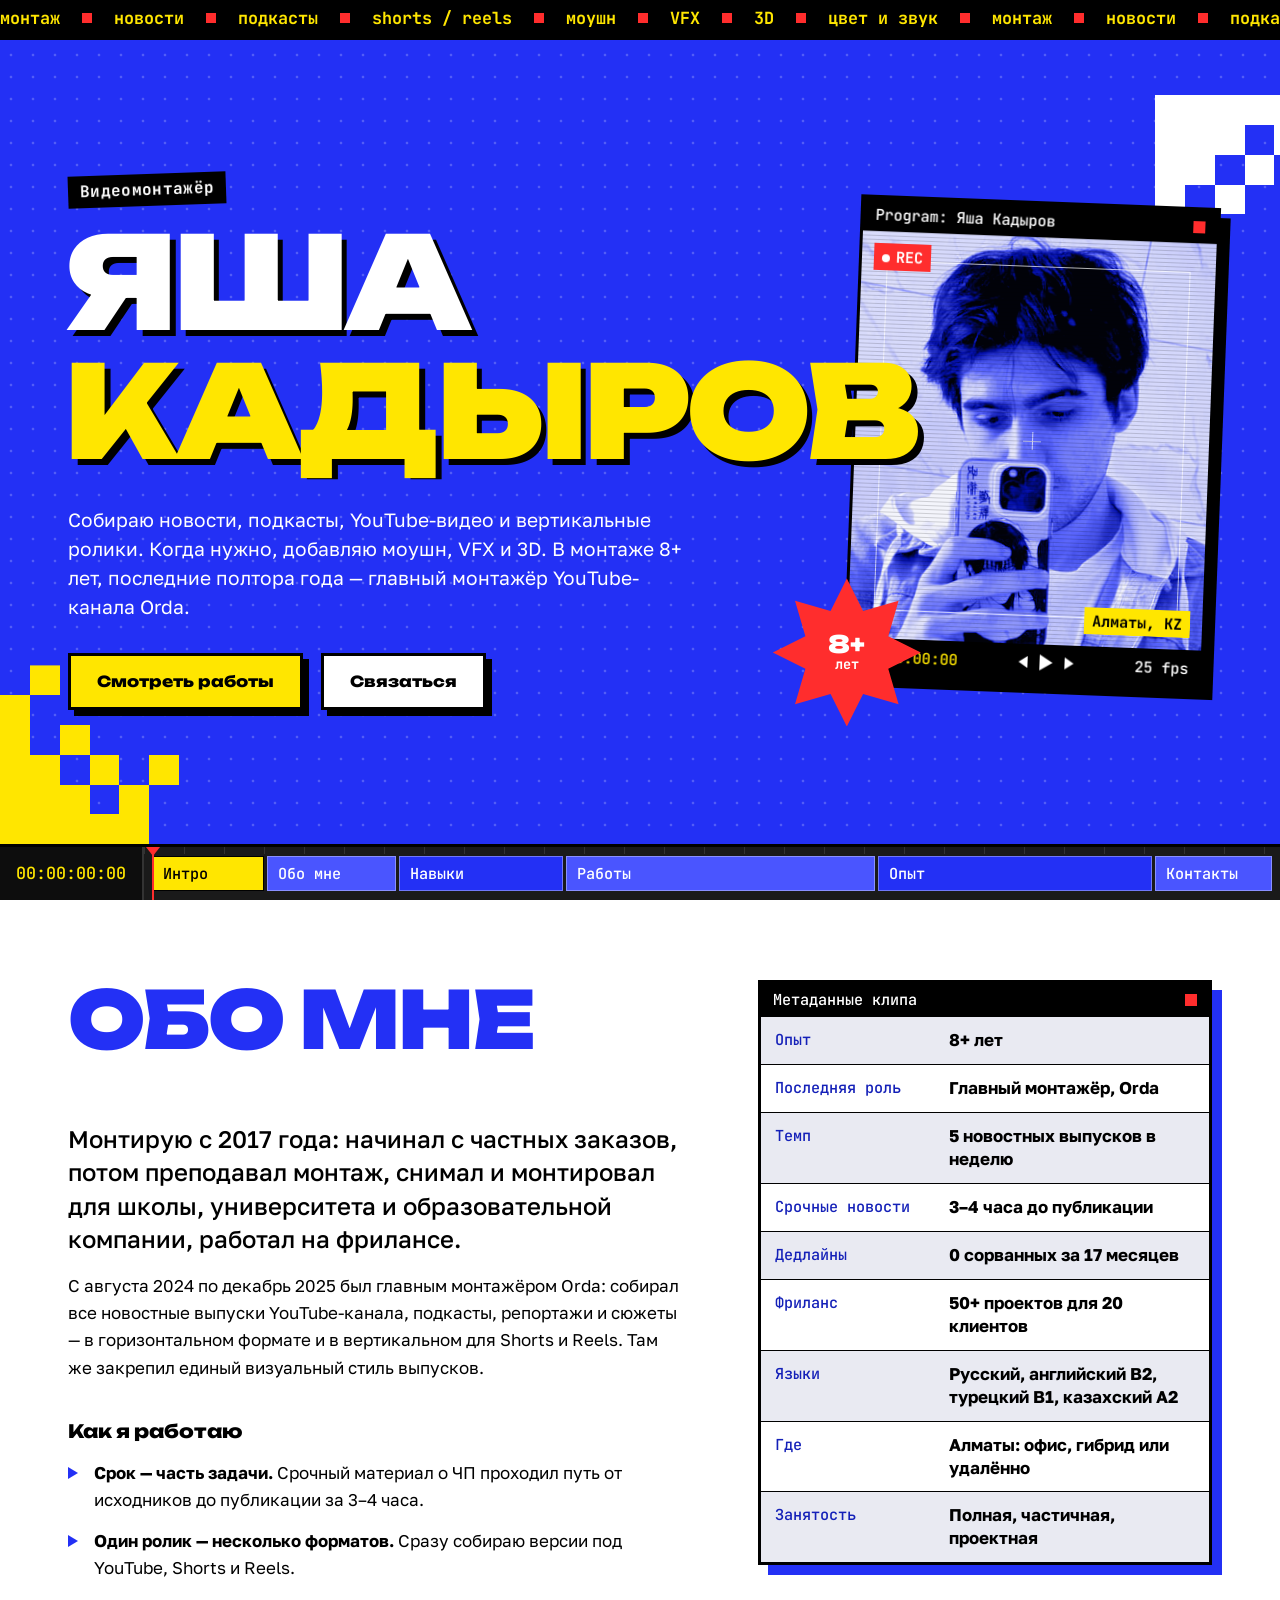
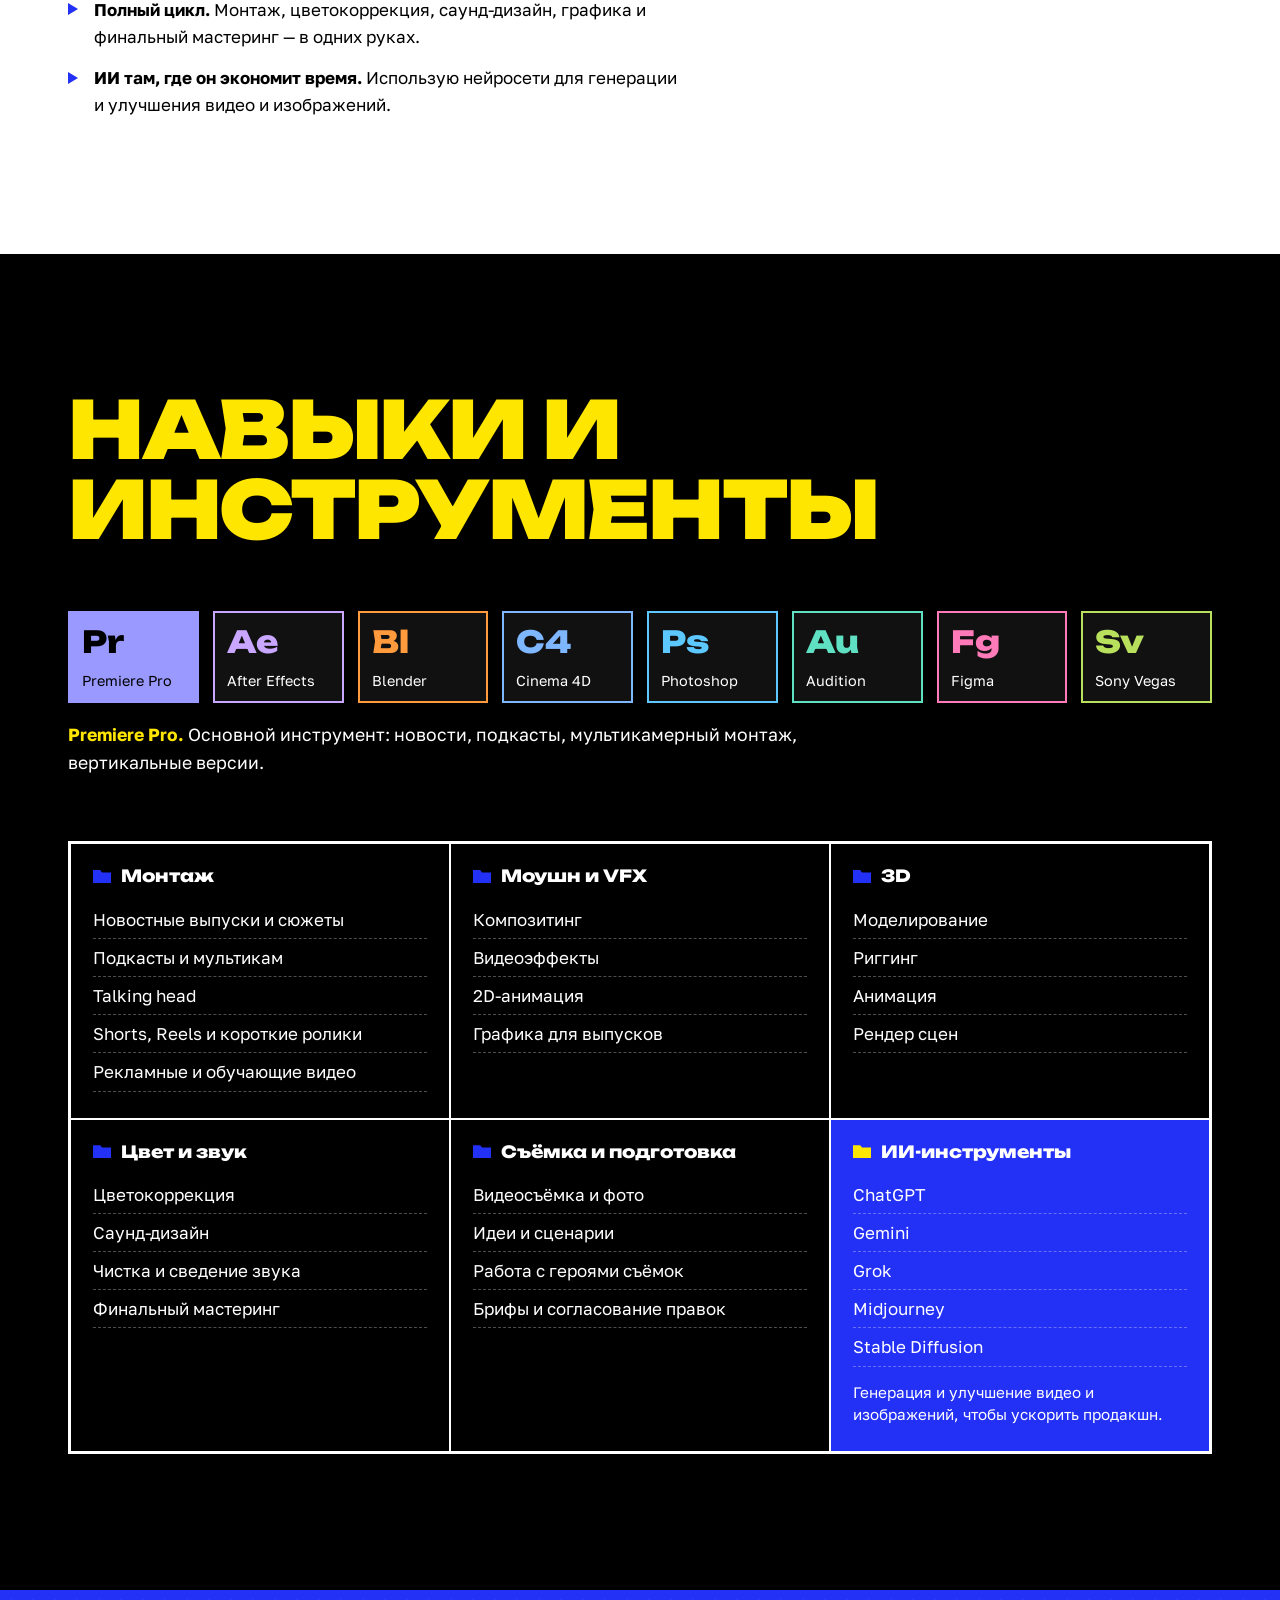
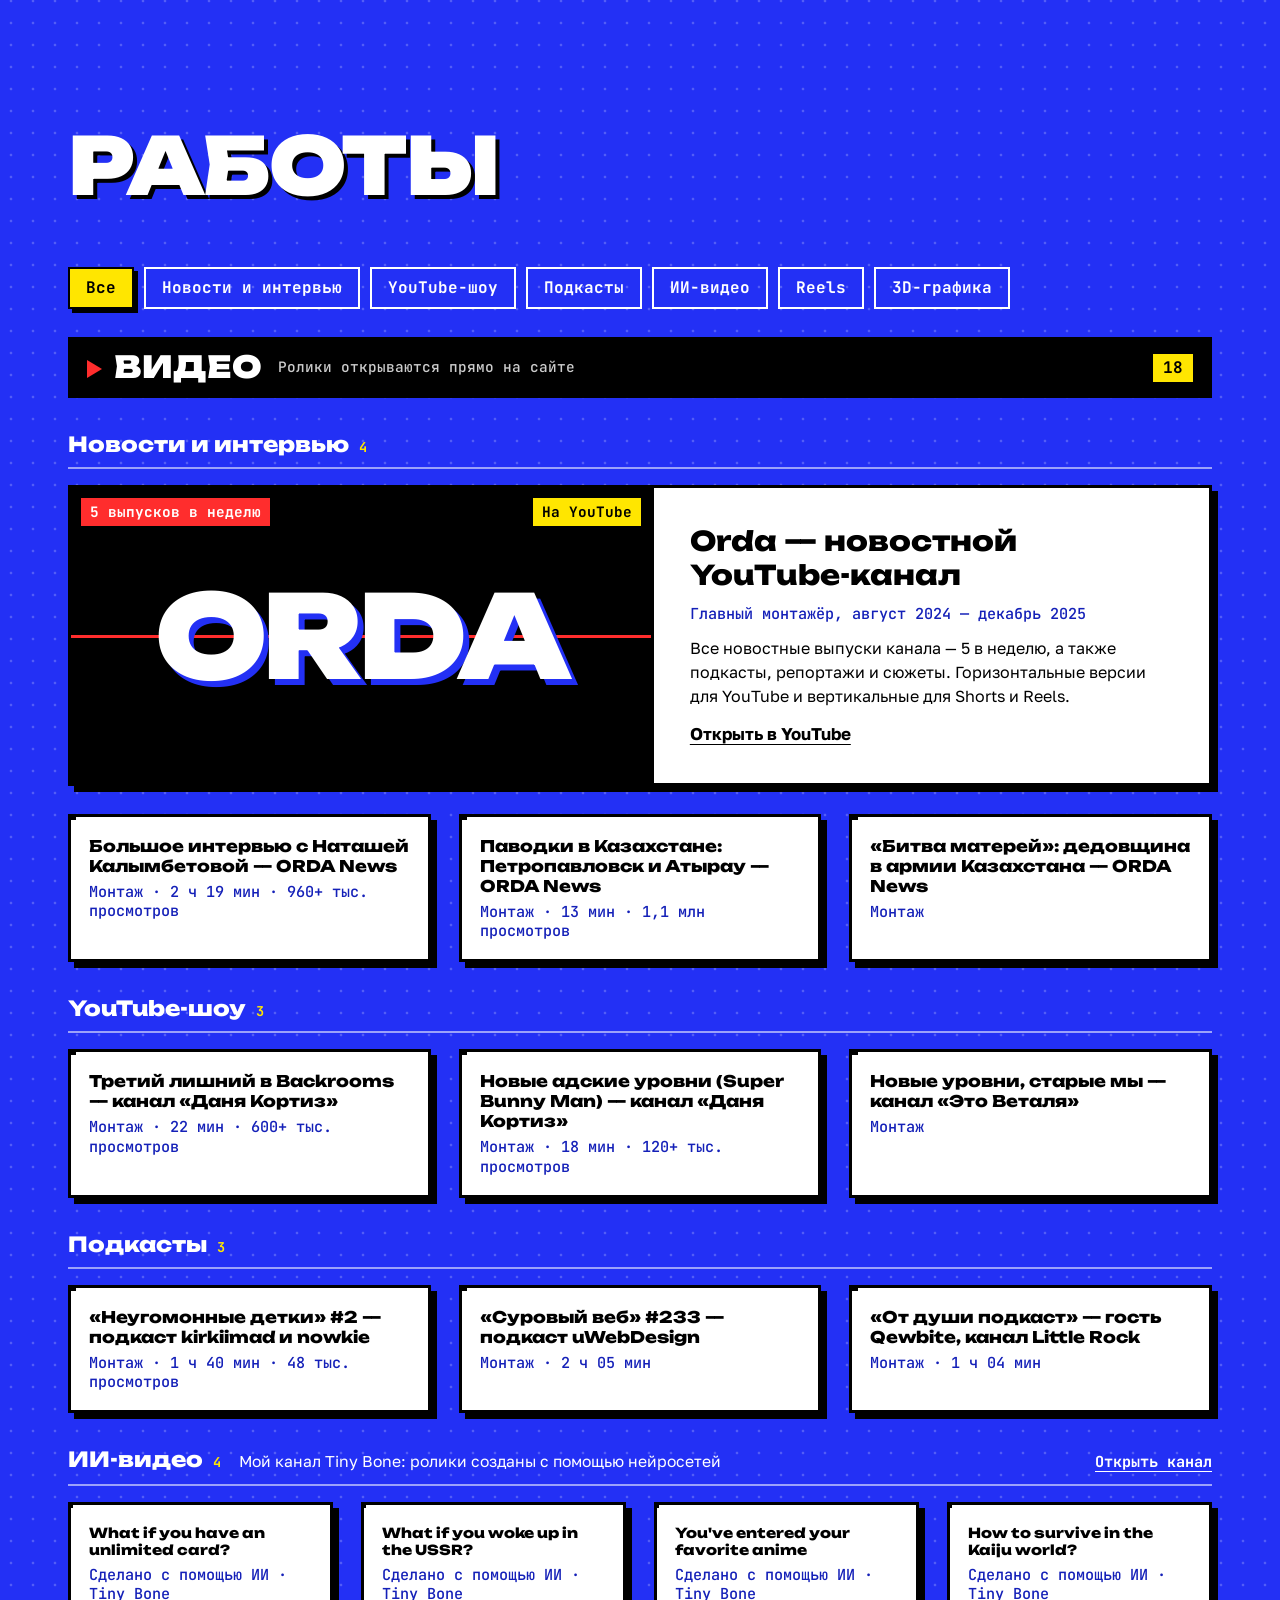
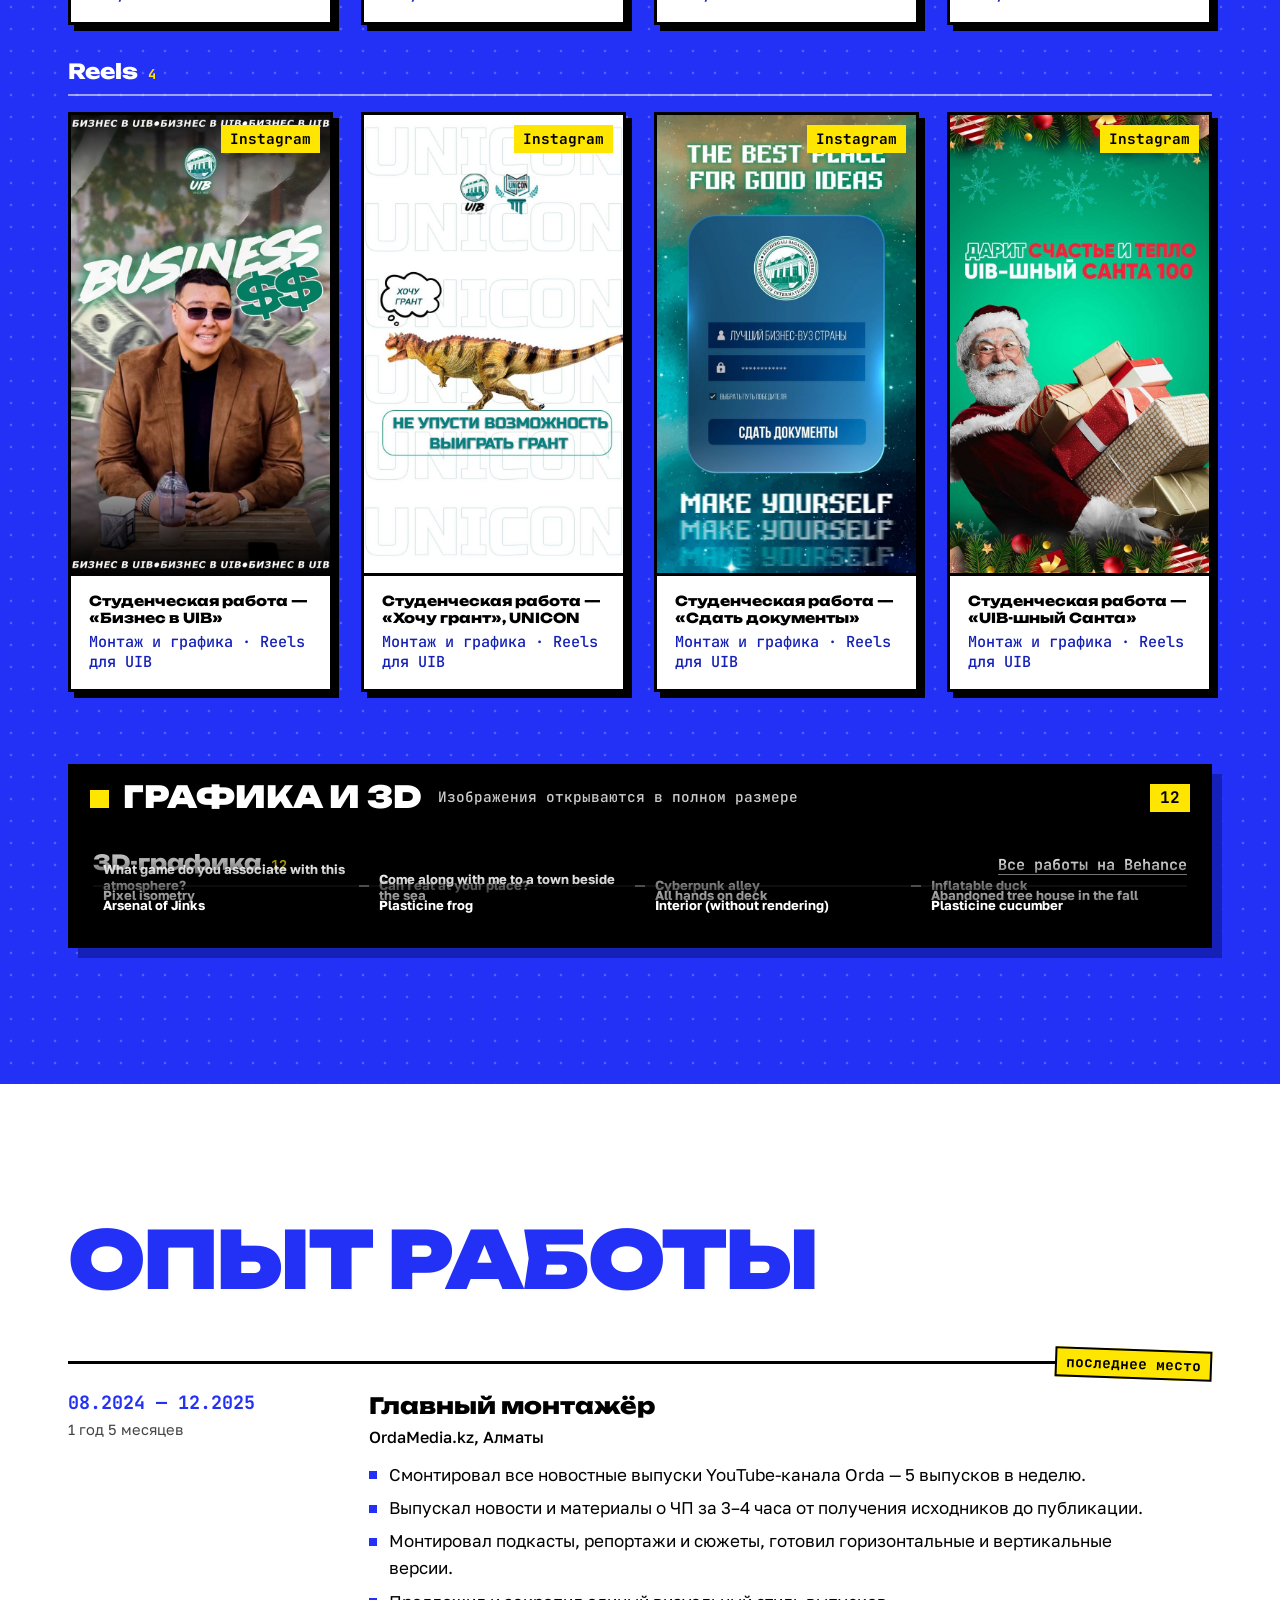
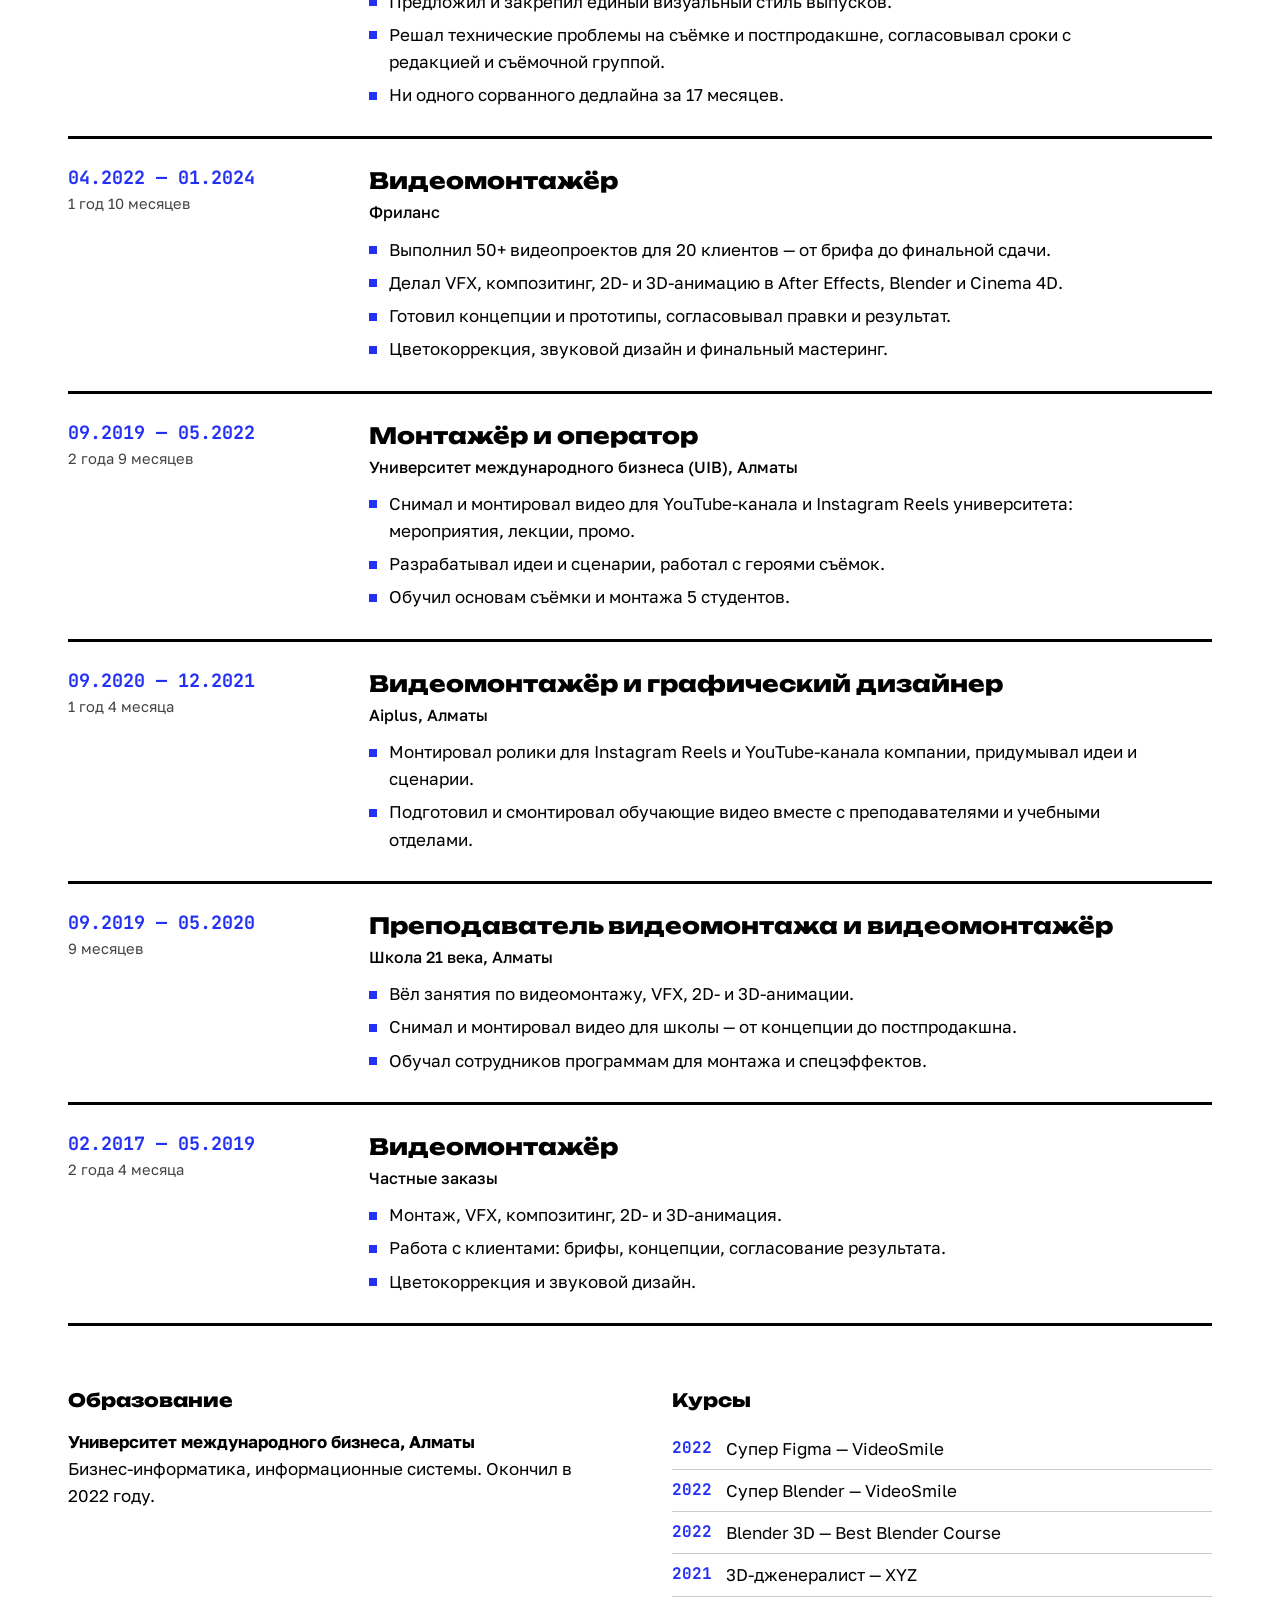
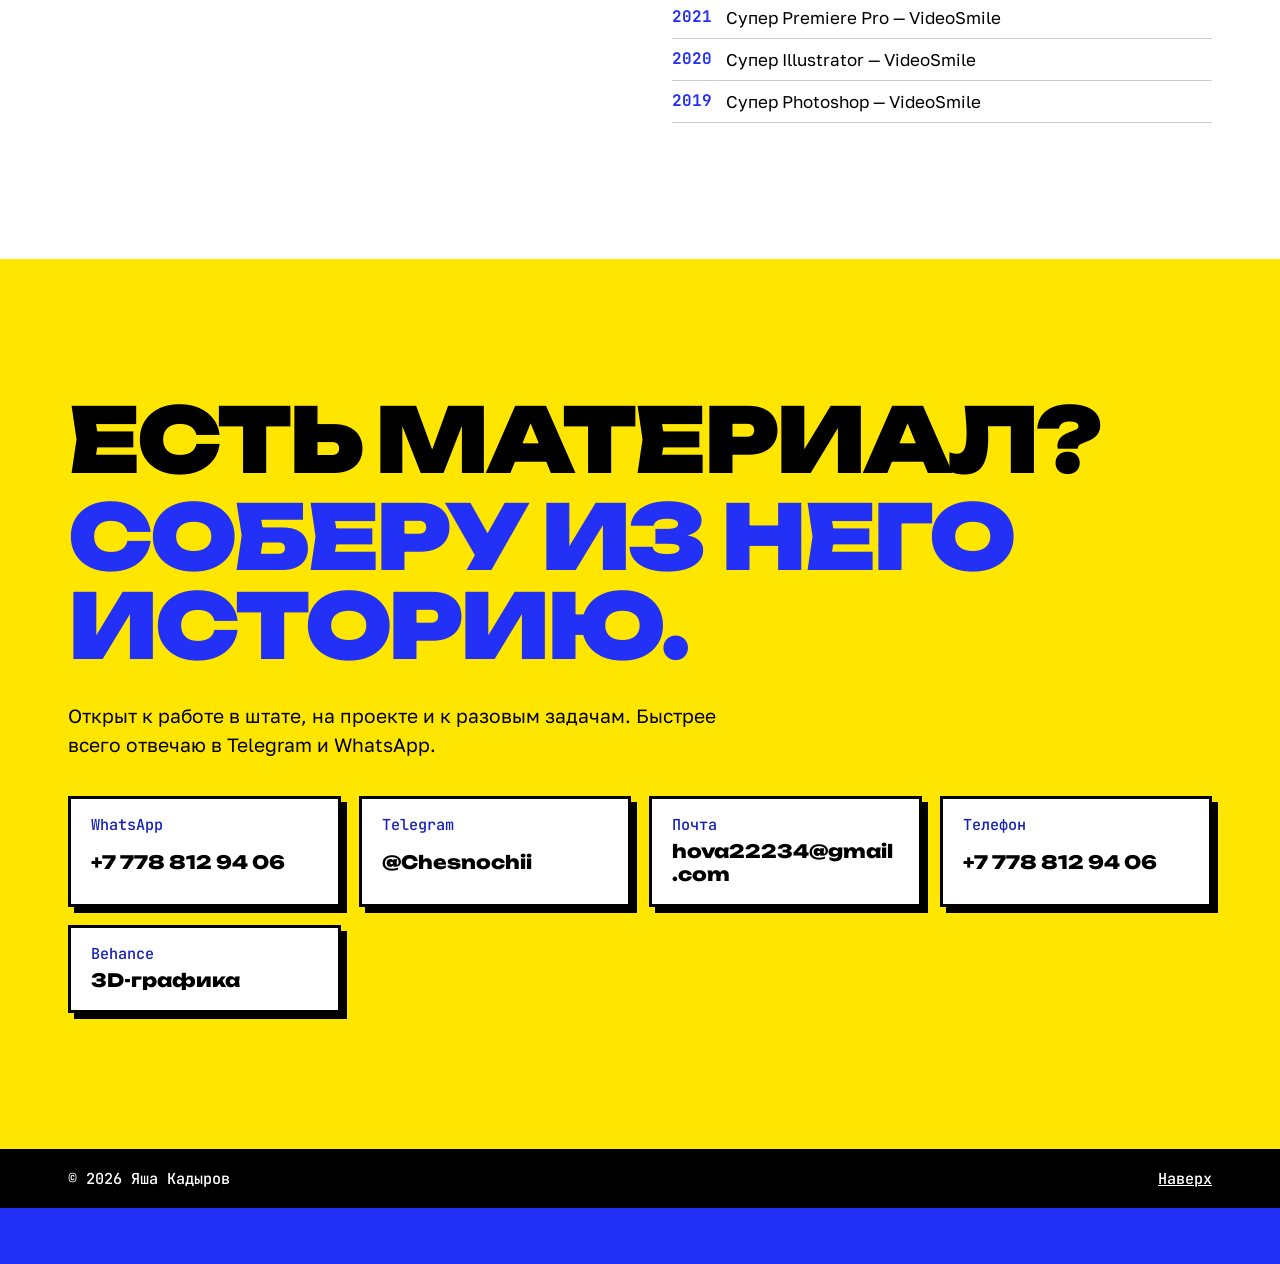
<file: index.html>
<!DOCTYPE html>
<html lang="ru">
<head>
  <meta charset="utf-8">
  <meta name="viewport" content="width=device-width, initial-scale=1, viewport-fit=cover">
  <title>Яша Кадыров — видеомонтажёр, Алматы</title>
  <meta name="description" content="Видеомонтажёр с опытом 8+ лет: новости, подкасты, YouTube, Shorts и Reels, моушн, VFX и 3D. Premiere Pro, After Effects, Blender. Алматы, удалённо.">
  <meta name="author" content="Яша Кадыров">
  <meta name="theme-color" content="#2330F5">

  <!-- После публикации замените https://example.com/ на адрес сайта (см. README, шаг «После публикации») -->
  <link rel="canonical" href="https://example.com/">
  <meta property="og:type" content="website">
  <meta property="og:locale" content="ru_RU">
  <meta property="og:title" content="Яша Кадыров — видеомонтажёр">
  <meta property="og:description" content="Новости, подкасты, YouTube, Shorts и Reels, моушн, VFX и 3D. 8+ лет в монтаже.">
  <meta property="og:url" content="https://example.com/">
  <meta property="og:image" content="https://example.com/assets/img/og.jpg">
  <meta property="og:image:width" content="1200">
  <meta property="og:image:height" content="630">
  <meta name="twitter:card" content="summary_large_image">

  <link rel="icon" href="favicon.svg" type="image/svg+xml">
  <link rel="icon" href="assets/img/favicon-32.png" sizes="32x32" type="image/png">
  <link rel="apple-touch-icon" href="assets/img/apple-touch-icon.png">

  <link rel="preconnect" href="https://fonts.googleapis.com">
  <link rel="preconnect" href="https://fonts.gstatic.com" crossorigin>
  <link href="https://fonts.googleapis.com/css2?family=Golos+Text:wght@400;500;700&family=JetBrains+Mono:wght@500;700&family=Unbounded:wght@500;800;900&display=swap" rel="stylesheet">
  <link rel="stylesheet" href="css/style.css?v=4">

  <script type="application/ld+json">
  {
    "@context": "https://schema.org",
    "@type": "Person",
    "name": "Яша Кадыров",
    "alternateName": "Yasha Kadyrov",
    "jobTitle": "Видеомонтажёр",
    "address": { "@type": "PostalAddress", "addressLocality": "Алматы", "addressCountry": "KZ" },
    "knowsLanguage": ["ru", "en", "tr", "kk"],
    "knowsAbout": ["Видеомонтаж", "Adobe Premiere Pro", "Adobe After Effects", "Blender", "Cinema 4D", "VFX", "Цветокоррекция", "Саунд-дизайн"],
    "sameAs": ["https://www.behance.net/yashakadirov", "https://t.me/Chesnochii"]
  }
  </script>
</head>
<body>
  <a class="skip" href="#about">Перейти к содержанию</a>

  <!-- ============ ГЛАВНЫЙ ЭКРАН ============ -->
  <header class="hero" id="top" data-clip="Интро">
    <div class="ticker" aria-hidden="true">
      <div class="ticker-run">
        <span>монтаж</span><i></i><span>новости</span><i></i><span>подкасты</span><i></i><span>shorts / reels</span><i></i><span>моушн</span><i></i><span>VFX</span><i></i><span>3D</span><i></i><span>цвет и звук</span><i></i>
        <span>монтаж</span><i></i><span>новости</span><i></i><span>подкасты</span><i></i><span>shorts / reels</span><i></i><span>моушн</span><i></i><span>VFX</span><i></i><span>3D</span><i></i><span>цвет и звук</span><i></i>
      </div>
    </div>

    <div class="hero-grid wrap">
      <div class="hero-head">
        <p class="tag tag-black hero-role">Видеомонтажёр</p>
        <h1 class="hero-title" id="hero-title">
          <span class="cut"><span>Яша</span></span>
          <span class="cut"><span>Кадыров</span></span>
        </h1>
      </div>

      <div class="hero-copy">
        <p class="hero-lead">Собираю новости, подкасты, YouTube-видео и вертикальные ролики. Когда нужно, добавляю моушн, VFX и 3D. В монтаже 8+ лет, последние полтора года — главный монтажёр YouTube-канала Orda.</p>
        <div class="hero-actions">
          <a class="btn btn-yellow" href="#work">Смотреть работы</a>
          <a class="btn btn-white" href="#contact">Связаться</a>
        </div>
      </div>

      <div class="hero-visual">
        <div class="burst" aria-hidden="true"><span>8+<small>лет</small></span></div>
        <figure class="monitor">
          <div class="win-bar"><span>Program: Яша Кадыров</span><b aria-hidden="true"></b></div>
          <div class="monitor-screen">
            <img src="assets/img/portrait.jpg" width="375" height="500" alt="Яша Кадыров">
            <div class="safe" aria-hidden="true"></div>
            <span class="rec" aria-hidden="true">REC</span>
            <span class="place">Алматы, KZ</span>
          </div>
          <div class="monitor-foot" aria-hidden="true">
            <span class="tc" data-tc>00:00:00:00</span>
            <span class="transport"><i class="t-prev"></i><i class="t-play"></i><i class="t-next"></i></span>
            <span>25 fps</span>
          </div>
        </figure>
        <div class="px px-a" aria-hidden="true"></div>
      </div>
    </div>
    <div class="px px-b" aria-hidden="true"></div>
  </header>

  <main>
    <!-- ============ ОБО МНЕ ============ -->
    <section class="sec sec-white" id="about" data-clip="Обо мне">
      <div class="wrap about-grid">
        <div>
          <h2 class="h2 reveal"><span>Обо мне</span></h2>
          <p class="big">Монтирую с 2017 года: начинал с частных заказов, потом преподавал монтаж, снимал и монтировал для школы, университета и образовательной компании, работал на фрилансе.</p>
          <p>С августа 2024 по декабрь 2025 был главным монтажёром Orda: собирал все новостные выпуски YouTube-канала, подкасты, репортажи и сюжеты — в горизонтальном формате и в вертикальном для Shorts и Reels. Там же закрепил единый визуальный стиль выпусков.</p>

          <h3 class="h3">Как я работаю</h3>
          <ul class="approach">
            <li><b>Срок — часть задачи.</b> Срочный материал о ЧП проходил путь от исходников до публикации за 3–4 часа.</li>
            <li><b>Один ролик — несколько форматов.</b> Сразу собираю версии под YouTube, Shorts и Reels.</li>
            <li><b>Полный цикл.</b> Монтаж, цветокоррекция, саунд-дизайн, графика и финальный мастеринг — в одних руках.</li>
            <li><b>ИИ там, где он экономит время.</b> Использую нейросети для генерации и улучшения видео и изображений.</li>
          </ul>
        </div>

        <aside class="meta reveal" aria-label="Коротко о главном">
          <div class="win-bar"><span>Метаданные клипа</span><b aria-hidden="true"></b></div>
          <dl>
            <div><dt>Опыт</dt><dd>8+ лет</dd></div>
            <div><dt>Последняя роль</dt><dd>Главный монтажёр, Orda</dd></div>
            <div><dt>Темп</dt><dd>5 новостных выпусков в неделю</dd></div>
            <div><dt>Срочные новости</dt><dd>3–4 часа до публикации</dd></div>
            <div><dt>Дедлайны</dt><dd>0 сорванных за 17 месяцев</dd></div>
            <div><dt>Фриланс</dt><dd>50+ проектов для 20 клиентов</dd></div>
            <div><dt>Языки</dt><dd>Русский, английский B2, турецкий B1, казахский A2</dd></div>
            <div><dt>Где</dt><dd>Алматы: офис, гибрид или удалённо</dd></div>
            <div><dt>Занятость</dt><dd>Полная, частичная, проектная</dd></div>
          </dl>
        </aside>
      </div>
    </section>

    <!-- ============ НАВЫКИ ============ -->
    <section class="sec sec-black" id="skills" data-clip="Навыки">
      <div class="wrap">
        <h2 class="h2 reveal"><span>Навыки и инструменты</span></h2>

        <div class="apps" role="group" aria-label="Программы">
          <button class="app" style="--c:#9999FF" data-note="Основной инструмент: новости, подкасты, мультикамерный монтаж, вертикальные версии." aria-pressed="true"><b>Pr</b><span>Premiere Pro</span></button>
          <button class="app" style="--c:#C9A6FF" data-note="Моушн-графика, VFX, композитинг и 2D-анимация." aria-pressed="false"><b>Ae</b><span>After Effects</span></button>
          <button class="app" style="--c:#FF9A3D" data-note="3D: моделирование, риггинг, анимация и рендер." aria-pressed="false"><b>Bl</b><span>Blender</span></button>
          <button class="app" style="--c:#7FB7FF" data-note="3D-анимация и графика для роликов." aria-pressed="false"><b>C4</b><span>Cinema 4D</span></button>
          <button class="app" style="--c:#5CC8FF" data-note="Обложки, графика и обработка кадров." aria-pressed="false"><b>Ps</b><span>Photoshop</span></button>
          <button class="app" style="--c:#5FE0C2" data-note="Чистка звука, саунд-дизайн и финальный мастеринг." aria-pressed="false"><b>Au</b><span>Audition</span></button>
          <button class="app" style="--c:#FF7AB8" data-note="Макеты и графика. Прошёл курс «Супер Figma»." aria-pressed="false"><b>Fg</b><span>Figma</span></button>
          <button class="app" style="--c:#B8E05C" data-note="Монтаж: ещё один редактор, в котором работаю уверенно." aria-pressed="false"><b>Sv</b><span>Sony Vegas</span></button>
        </div>
        <p class="app-note" id="app-note" aria-live="polite"><b>Premiere Pro.</b> Основной инструмент: новости, подкасты, мультикамерный монтаж, вертикальные версии.</p>

        <div class="bins">
          <section class="bin">
            <h3>Монтаж</h3>
            <ul>
              <li>Новостные выпуски и сюжеты</li>
              <li>Подкасты и мультикам</li>
              <li>Talking head</li>
              <li>Shorts, Reels и короткие ролики</li>
              <li>Рекламные и обучающие видео</li>
            </ul>
          </section>
          <section class="bin">
            <h3>Моушн и VFX</h3>
            <ul>
              <li>Композитинг</li>
              <li>Видеоэффекты</li>
              <li>2D-анимация</li>
              <li>Графика для выпусков</li>
            </ul>
          </section>
          <section class="bin">
            <h3>3D</h3>
            <ul>
              <li>Моделирование</li>
              <li>Риггинг</li>
              <li>Анимация</li>
              <li>Рендер сцен</li>
            </ul>
          </section>
          <section class="bin">
            <h3>Цвет и звук</h3>
            <ul>
              <li>Цветокоррекция</li>
              <li>Саунд-дизайн</li>
              <li>Чистка и сведение звука</li>
              <li>Финальный мастеринг</li>
            </ul>
          </section>
          <section class="bin">
            <h3>Съёмка и подготовка</h3>
            <ul>
              <li>Видеосъёмка и фото</li>
              <li>Идеи и сценарии</li>
              <li>Работа с героями съёмок</li>
              <li>Брифы и согласование правок</li>
            </ul>
          </section>
          <section class="bin bin-ai">
            <h3>ИИ-инструменты</h3>
            <ul>
              <li>ChatGPT</li>
              <li>Gemini</li>
              <li>Grok</li>
              <li>Midjourney</li>
              <li>Stable Diffusion</li>
            </ul>
            <p>Генерация и улучшение видео и изображений, чтобы ускорить продакшн.</p>
          </section>
        </div>
      </div>
    </section>

    <!-- ============ ПОРТФОЛИО ============ -->
    <section class="sec sec-blue" id="work" data-clip="Работы">
      <div class="wrap">
        <h2 class="h2 reveal"><span>Работы</span></h2>
        <div class="filters" role="group" aria-label="Фильтр работ" id="filters"></div>
        <div class="works" id="grid">
          <noscript><p>Работы: <a href="https://www.youtube.com/@ORDANews">YouTube-канал Orda</a>, <a href="https://www.behance.net/yashakadirov">3D-графика на Behance</a>.</p></noscript>
        </div>
      </div>
    </section>

    <!-- ============ ОПЫТ ============ -->
    <section class="sec sec-white" id="experience" data-clip="Опыт">
      <div class="wrap">
        <h2 class="h2 reveal"><span>Опыт работы</span></h2>

        <ol class="jobs">
          <li class="job">
            <div class="job-when"><time>08.2024 — 12.2025</time><span>1 год 5 месяцев</span></div>
            <div class="job-body">
              <h3>Главный монтажёр <span>OrdaMedia.kz, Алматы</span></h3>
              <ul>
                <li>Смонтировал все новостные выпуски YouTube-канала Orda — 5 выпусков в неделю.</li>
                <li>Выпускал новости и материалы о ЧП за 3–4 часа от получения исходников до публикации.</li>
                <li>Монтировал подкасты, репортажи и сюжеты, готовил горизонтальные и вертикальные версии.</li>
                <li>Предложил и закрепил единый визуальный стиль выпусков.</li>
                <li>Решал технические проблемы на съёмке и постпродакшне, согласовывал сроки с редакцией и съёмочной группой.</li>
                <li>Ни одного сорванного дедлайна за 17 месяцев.</li>
              </ul>
            </div>
          </li>
          <li class="job">
            <div class="job-when"><time>04.2022 — 01.2024</time><span>1 год 10 месяцев</span></div>
            <div class="job-body">
              <h3>Видеомонтажёр <span>Фриланс</span></h3>
              <ul>
                <li>Выполнил 50+ видеопроектов для 20 клиентов — от брифа до финальной сдачи.</li>
                <li>Делал VFX, композитинг, 2D- и 3D-анимацию в After Effects, Blender и Cinema 4D.</li>
                <li>Готовил концепции и прототипы, согласовывал правки и результат.</li>
                <li>Цветокоррекция, звуковой дизайн и финальный мастеринг.</li>
              </ul>
            </div>
          </li>
          <li class="job">
            <div class="job-when"><time>09.2019 — 05.2022</time><span>2 года 9 месяцев</span></div>
            <div class="job-body">
              <h3>Монтажёр и оператор <span>Университет международного бизнеса (UIB), Алматы</span></h3>
              <ul>
                <li>Снимал и монтировал видео для YouTube-канала и Instagram Reels университета: мероприятия, лекции, промо.</li>
                <li>Разрабатывал идеи и сценарии, работал с героями съёмок.</li>
                <li>Обучил основам съёмки и монтажа 5 студентов.</li>
              </ul>
            </div>
          </li>
          <li class="job">
            <div class="job-when"><time>09.2020 — 12.2021</time><span>1 год 4 месяца</span></div>
            <div class="job-body">
              <h3>Видеомонтажёр и графический дизайнер <span>Aiplus, Алматы</span></h3>
              <ul>
                <li>Монтировал ролики для Instagram Reels и YouTube-канала компании, придумывал идеи и сценарии.</li>
                <li>Подготовил и смонтировал обучающие видео вместе с преподавателями и учебными отделами.</li>
              </ul>
            </div>
          </li>
          <li class="job">
            <div class="job-when"><time>09.2019 — 05.2020</time><span>9 месяцев</span></div>
            <div class="job-body">
              <h3>Преподаватель видеомонтажа и видеомонтажёр <span>Школа 21 века, Алматы</span></h3>
              <ul>
                <li>Вёл занятия по видеомонтажу, VFX, 2D- и 3D-анимации.</li>
                <li>Снимал и монтировал видео для школы — от концепции до постпродакшна.</li>
                <li>Обучал сотрудников программам для монтажа и спецэффектов.</li>
              </ul>
            </div>
          </li>
          <li class="job">
            <div class="job-when"><time>02.2017 — 05.2019</time><span>2 года 4 месяца</span></div>
            <div class="job-body">
              <h3>Видеомонтажёр <span>Частные заказы</span></h3>
              <ul>
                <li>Монтаж, VFX, композитинг, 2D- и 3D-анимация.</li>
                <li>Работа с клиентами: брифы, концепции, согласование результата.</li>
                <li>Цветокоррекция и звуковой дизайн.</li>
              </ul>
            </div>
          </li>
        </ol>

        <div class="edu">
          <div>
            <h3 class="h3">Образование</h3>
            <p><b>Университет международного бизнеса, Алматы</b><br>Бизнес-информатика, информационные системы. Окончил в 2022 году.</p>
          </div>
          <div>
            <h3 class="h3">Курсы</h3>
            <ul class="courses">
              <li><time>2022</time> Супер Figma — VideoSmile</li>
              <li><time>2022</time> Супер Blender — VideoSmile</li>
              <li><time>2022</time> Blender 3D — Best Blender Course</li>
              <li><time>2021</time> 3D-дженералист — XYZ</li>
              <li><time>2021</time> Супер Premiere Pro — VideoSmile</li>
              <li><time>2020</time> Супер Illustrator — VideoSmile</li>
              <li><time>2019</time> Супер Photoshop — VideoSmile</li>
            </ul>
          </div>
        </div>
      </div>
    </section>

    <!-- ============ КОНТАКТЫ ============ -->
    <section class="sec sec-yellow" id="contact" data-clip="Контакты">
      <div class="wrap">
        <h2 class="contact-title reveal"><span>Есть материал?</span> <span>Соберу из него историю.</span></h2>
        <p class="contact-lead">Открыт к работе в штате, на проекте и к разовым задачам. Быстрее всего отвечаю в Telegram и WhatsApp.</p>
        <div class="contact-list" id="contacts"></div>
      </div>
    </section>
  </main>

  <footer class="foot">
    <div class="wrap">
      <span>© <span id="year">2026</span> Яша Кадыров</span>
      <a href="#top">Наверх</a>
    </div>
  </footer>

  <!-- ============ ТАЙМЛАЙН-НАВИГАЦИЯ ============ -->
  <nav class="tl" aria-label="Разделы сайта">
    <span class="tl-tc" data-tc aria-hidden="true">00:00:00:00</span>
    <div class="tl-track" id="tl-track">
      <div class="tl-playhead" id="tl-playhead" aria-hidden="true"></div>
    </div>
    <button class="tl-menu-btn" id="tl-menu-btn" aria-expanded="false" aria-controls="tl-menu">Разделы</button>
    <div class="tl-menu" id="tl-menu" hidden></div>
  </nav>

  <!-- ============ ПРОСМОТР РАБОТЫ ============ -->
  <dialog class="lb" id="lb" aria-labelledby="lb-title">
    <div class="win-bar"><span id="lb-title">Просмотр</span><button class="lb-close" id="lb-close" aria-label="Закрыть">×</button></div>
    <div class="lb-media" id="lb-media"></div>
    <div class="lb-info">
      <p id="lb-role"></p>
      <a class="btn btn-yellow" id="lb-link" target="_blank" rel="noopener">Открыть оригинал</a>
    </div>
  </dialog>

  <script src="js/data.js?v=4"></script>
  <script src="js/main.js?v=4"></script>
</body>
</html>
</file>
<file: css/style.css>
/* ==========================================================
   Яша Кадыров — портфолио
   Палитра: кобальт, чёрный, белый, жёлтый сигнал, красная метка
   Шрифты: Unbounded (заголовки), Golos Text (текст),
           JetBrains Mono (таймкоды и подписи интерфейса)
   ========================================================== */

:root {
  --blue: #2330F5;
  --blue-deep: #1420B8;
  --black: #000;
  --white: #fff;
  --yellow: #FFE600;
  --red: #FF2D2D;
  --grey: #E9EAF2;

  --f-display: "Unbounded", "Arial Black", "Segoe UI", sans-serif;
  --f-text: "Golos Text", "Segoe UI", Roboto, Arial, sans-serif;
  --f-pixel: "JetBrains Mono", "Courier New", monospace;

  --wrap: 1240px;
  --pad: clamp(18px, 4vw, 48px);
  --tl-h: 56px;
  --hard: 6px 6px 0 var(--black);
}

*, *::before, *::after { box-sizing: border-box; }
html { scroll-behavior: smooth; scroll-padding-bottom: var(--tl-h); -webkit-text-size-adjust: 100%; text-size-adjust: 100%; }
* { -webkit-tap-highlight-color: transparent; }
body {
  margin: 0;
  padding-bottom: calc(var(--tl-h) + env(safe-area-inset-bottom, 0px));
  font: 400 1.0625rem/1.6 var(--f-text);
  color: var(--black);
  background: var(--blue);
  -webkit-font-smoothing: antialiased;
  overflow-x: hidden;
}
img { max-width: 100%; display: block; }
a { color: inherit; }
h1, h2, h3, p, ul, ol, dl, dd, figure { margin: 0; }
ul, ol { padding: 0; list-style: none; }
button { font: inherit; color: inherit; cursor: pointer; }
:focus-visible { outline: 3px solid var(--yellow); outline-offset: 3px; }
.sec-yellow :focus-visible, .sec-white :focus-visible { outline-color: var(--blue); }

.wrap { width: min(100%, var(--wrap)); margin-inline: auto; padding-inline: var(--pad); }
.skip { position: absolute; left: -999px; top: 0; background: var(--yellow); padding: 10px 16px; z-index: 100; }
.skip:focus { left: 0; }

/* ---------- общие детали ---------- */
.tag { display: inline-block; font: 700 1rem/1 var(--f-pixel); padding: 8px 12px; letter-spacing: .02em; }
.tag-black { background: var(--black); color: var(--white); }

.btn {
  display: inline-block; text-decoration: none;
  font: 800 .95rem/1 var(--f-display);
  padding: 18px 26px;
  border: 3px solid var(--black);
  box-shadow: var(--hard);
  transition: transform .12s, box-shadow .12s;
}
.btn-yellow { background: var(--yellow); color: var(--black); }
.btn-white { background: var(--white); color: var(--black); }
.btn:hover { transform: translate(3px, 3px); box-shadow: 3px 3px 0 var(--black); }
.btn:active { transform: translate(6px, 6px); box-shadow: 0 0 0 var(--black); }

/* заголовок окна в духе старых интерфейсов */
.win-bar {
  display: flex; justify-content: space-between; align-items: center; gap: 12px;
  background: var(--black); color: var(--white);
  font: 500 .95rem/1 var(--f-pixel);
  padding: 9px 12px;
}
.win-bar b { width: 12px; height: 12px; background: var(--red); flex: none; }

/* пиксельная «лесенка» — рисуется маской, цвет берётся из color */
.px {
  width: clamp(90px, 14vw, 180px); aspect-ratio: 1;
  background: currentColor;
  -webkit-mask: url(../assets/img/pixels.svg) center/contain no-repeat;
          mask: url(../assets/img/pixels.svg) center/contain no-repeat;
  position: absolute; pointer-events: none;
}

/* ---------- бегущая строка ---------- */
.ticker { background: var(--black); color: var(--yellow); overflow: hidden; border-bottom: 3px solid var(--black); }
.ticker-run { display: flex; align-items: center; gap: 22px; width: max-content; padding: 10px 0; animation: run 38s linear infinite; font: 700 1.05rem/1 var(--f-pixel); white-space: nowrap; }
.ticker-run i { width: 10px; height: 10px; background: var(--red); flex: none; }
@keyframes run { to { transform: translateX(-50%); } }

/* ---------- главный экран ---------- */
.hero {
  position: relative; color: var(--white);
  background:
    radial-gradient(rgba(255,255,255,.22) 1.5px, transparent 1.6px) 0 0/22px 22px,
    var(--blue);
  min-height: calc(100svh - var(--tl-h));
  display: flex; flex-direction: column;
  overflow: hidden;
}
.hero-grid {
  flex: 1; display: grid; align-content: center;
  grid-template-columns: minmax(0, 1fr) minmax(260px, 360px);
  column-gap: clamp(24px, 5vw, 72px);
  padding-block: clamp(32px, 6vh, 72px);
  position: relative; z-index: 1;
}
/* Заголовок идёт во всю ширину и заходит на монитор справа */
.hero-head { grid-column: 1 / -1; grid-row: 1; position: relative; z-index: 2; pointer-events: none; }
.hero-copy { grid-column: 1; grid-row: 2; position: relative; z-index: 2; }
.hero-role { margin-bottom: 14px; transform: rotate(-2deg); }
.hero-title {
  /* точный размер подбирает js/main.js (fitTitle), это значение — запасное */
  font: 900 clamp(2.4rem, 11.4vw, 10.5rem)/.9 var(--f-display);
  text-transform: uppercase; letter-spacing: -.035em;
  text-shadow: .045em .045em 0 var(--black);
  margin-left: -.03em;
}
.hero-title .cut { display: block; padding: .03em 0 .08em; }
.hero-title .cut > span { display: inline-block; white-space: nowrap; }
.hero-title .cut:nth-child(2) { color: var(--yellow); }
.hero-lead { max-width: 33em; margin-top: clamp(16px, 3vh, 28px); font-size: clamp(1.05rem, 1.5vw, 1.25rem); line-height: 1.5; }
.hero-actions { display: flex; flex-wrap: wrap; gap: 18px; margin-top: clamp(20px, 3.5vh, 32px); }

.hero-visual { grid-column: 2; grid-row: 1 / span 2; align-self: center; position: relative; z-index: 1; justify-self: end; width: 100%; }
.monitor { border: 3px solid var(--black); background: var(--black); box-shadow: 10px 10px 0 var(--black); transform: rotate(2.2deg); position: relative; z-index: 1; }
.monitor-screen { position: relative; aspect-ratio: 4 / 4.6; overflow: hidden; background: var(--blue-deep); }
.monitor-screen img { width: 100%; height: 100%; object-fit: cover; object-position: 50% 12%; filter: grayscale(1) contrast(1.15); mix-blend-mode: luminosity; opacity: .95; }
.monitor-screen::after { /* развёртка экрана */
  content: ""; position: absolute; inset: 0; pointer-events: none;
  background: repeating-linear-gradient(to bottom, rgba(0,0,0,.16) 0 1px, transparent 1px 4px);
}
.safe { position: absolute; inset: 7%; border: 1px solid rgba(255,255,255,.7); pointer-events: none; }
.safe::before, .safe::after { content: ""; position: absolute; background: rgba(255,255,255,.7); }
.safe::before { left: 50%; top: calc(50% - 9px); width: 1px; height: 18px; }
.safe::after { top: 50%; left: calc(50% - 9px); height: 1px; width: 18px; }
.rec, .place { position: absolute; z-index: 1; font: 700 .95rem/1 var(--f-pixel); padding: 6px 8px; }
.rec { top: 12px; left: 12px; background: var(--red); color: var(--white); }
.rec::before { content: ""; display: inline-block; width: 8px; height: 8px; border-radius: 50%; background: var(--white); margin-right: 6px; animation: blink 1.2s steps(2) infinite; }
.place { bottom: 12px; right: 12px; background: var(--yellow); color: var(--black); }
@keyframes blink { 50% { opacity: 0; } }
.monitor-foot { display: flex; justify-content: space-between; align-items: center; padding: 10px 12px; color: var(--white); font: 500 .95rem/1 var(--f-pixel); }
.tc { color: var(--yellow); font-variant-numeric: tabular-nums; }
.transport { display: flex; gap: 12px; align-items: center; }
.transport i { display: block; border-style: solid; border-color: transparent; }
.t-play { border-width: 8px 0 8px 13px; border-left-color: var(--white) !important; }
.t-prev { border-width: 6px 9px 6px 0; border-right-color: var(--white) !important; }
.t-next { border-width: 6px 0 6px 9px; border-left-color: var(--white) !important; }

.burst {
  position: absolute; z-index: 2; left: -22%; bottom: -9%;
  width: clamp(104px, 12vw, 148px); aspect-ratio: 1;
  background: var(--red); color: var(--white);
  clip-path: polygon(50% 0, 61% 22%, 85% 15%, 78% 39%, 100% 50%, 78% 61%, 85% 85%, 61% 78%, 50% 100%, 39% 78%, 15% 85%, 22% 61%, 0 50%, 22% 39%, 15% 15%, 39% 22%);
  display: grid; place-items: center; text-align: center;
  animation: spin 22s linear infinite;
}
.burst span { font: 900 1.5rem/1 var(--f-display); animation: spin 22s linear infinite reverse; }
.burst small { display: block; font: 700 .85rem/1.2 var(--f-pixel); }
@keyframes spin { to { rotate: 360deg; } }

.px-a { color: var(--white); right: -34%; top: -22%; transform: translateY(calc(var(--sy, 0) * -.12px)); }
.px-b { color: var(--yellow); left: 0; bottom: 0; transform: scaleY(-1) translateY(calc(var(--sy, 0) * .1px)); }

/* монтажная «склейка» заголовка при загрузке */
.js .hero-title .cut { clip-path: inset(0 100% 0 0); animation: wipe .55s cubic-bezier(.7,0,.2,1) forwards; }
.js .hero-title .cut:nth-child(2) { animation-delay: .22s; }
.js .hero-role, .js .hero-lead, .js .hero-actions, .js .hero-visual { opacity: 0; animation: cutin .01s linear forwards; }
.js .hero-role { animation-delay: .1s; }
.js .hero-visual { animation-delay: .55s; }
.js .hero-lead { animation-delay: .75s; }
.js .hero-actions { animation-delay: .9s; }
@keyframes wipe { to { clip-path: inset(0 0 0 0); } }
@keyframes cutin { to { opacity: 1; } }

/* ---------- секции ---------- */
.sec { position: relative; padding-block: clamp(64px, 11vw, 136px); }
.sec-white { background: var(--white); }
.sec-black { background: var(--black); color: var(--white); }
.sec-blue {
  color: var(--white);
  background: radial-gradient(rgba(255,255,255,.22) 1.5px, transparent 1.6px) 0 0/22px 22px, var(--blue);
}
.sec-yellow { background: var(--yellow); }

.h2 {
  font: 900 clamp(2rem, 6.2vw, 5rem)/1 var(--f-display);
  text-transform: uppercase; letter-spacing: -.03em;
  margin-bottom: clamp(28px, 5vw, 56px);
}
.sec-white .h2 { color: var(--blue); }
.sec-blue .h2 { text-shadow: .05em .05em 0 var(--black); }
.sec-black .h2 { color: var(--yellow); }
.h3 { font: 800 1.15rem/1.2 var(--f-display); margin: 40px 0 16px; }

/* появление заголовков: шторка слева направо, как у клипа на таймлайне */
.js .reveal > span { display: inline-block; clip-path: inset(0 100% 0 0); transition: clip-path .6s cubic-bezier(.7,0,.2,1); padding: 0 .08em .08em 0; }
.js .reveal.in > span { clip-path: inset(0 0 0 0); }
.js .reveal > span:nth-child(2) { transition-delay: .15s; }
.js .meta.reveal { opacity: 0; translate: 0 24px; transition: opacity .5s, translate .5s; }
.js .meta.reveal.in { opacity: 1; translate: 0 0; }

/* ---------- обо мне ---------- */
.about-grid { display: grid; grid-template-columns: minmax(0, 1.15fr) minmax(300px, .85fr); gap: clamp(32px, 6vw, 88px); align-items: start; }
.about-grid p { max-width: 38em; }
.about-grid p + p { margin-top: 16px; }
.big { font-size: clamp(1.2rem, 2vw, 1.5rem); line-height: 1.4; font-weight: 500; }
.approach { display: grid; gap: 14px; max-width: 40em; }
.approach li { padding-left: 26px; position: relative; }
.approach li::before { content: ""; position: absolute; left: 0; top: .45em; border: 6px solid transparent; border-left: 10px solid var(--blue); }

.meta { border: 3px solid var(--black); box-shadow: 10px 10px 0 var(--blue); background: var(--white); position: sticky; top: 24px; }
.meta dl > div { display: grid; grid-template-columns: 9.5em 1fr; gap: 12px; padding: 12px 14px; border-top: 1px solid var(--black); }
.meta dl > div:nth-child(odd) { background: var(--grey); }
.meta dt { font: 500 .95rem/1.4 var(--f-pixel); color: var(--blue-deep); }
.meta dd { font-weight: 700; line-height: 1.35; }

/* ---------- навыки ---------- */
.apps { display: grid; grid-template-columns: repeat(auto-fill, minmax(118px, 1fr)); gap: 14px; }
.app {
  background: #111; border: 2px solid var(--c); color: var(--white);
  padding: 14px 12px 12px; text-align: left;
  display: grid; gap: 14px;
  transition: transform .12s, background .12s, color .12s;
}
.app b { font: 800 1.9rem/1 var(--f-display); color: var(--c); }
.app span { font-size: .9rem; line-height: 1.2; }
.app:hover { transform: translateY(-4px); }
.app[aria-pressed="true"] { background: var(--c); color: var(--black); }
.app[aria-pressed="true"] b { color: var(--black); }
.app-note { margin-top: 18px; min-height: 3.2em; max-width: 44em; font-size: 1.1rem; }
.app-note b { color: var(--yellow); }

.bins { margin-top: clamp(36px, 6vw, 64px); display: grid; grid-template-columns: repeat(3, minmax(0, 1fr)); gap: 0; border: 2px solid var(--white); }
.bin { padding: 22px 22px 26px; border: 1px solid var(--white); }
.bin h3 { font: 800 1.05rem/1.2 var(--f-display); margin-bottom: 14px; display: flex; align-items: center; gap: 10px; }
.bin h3::before { content: ""; width: 18px; height: 13px; background: var(--blue); clip-path: polygon(0 0, 40% 0, 50% 18%, 100% 18%, 100% 100%, 0 100%); flex: none; }
.bin li { padding: 5px 0; border-bottom: 1px dashed rgba(255,255,255,.3); }
.bin-ai { background: var(--blue); }
.bin-ai h3::before { background: var(--yellow); }
.bin-ai p { margin-top: 14px; font-size: .95rem; line-height: 1.45; }

/* ---------- работы ---------- */
.filters { display: flex; flex-wrap: wrap; gap: 10px; margin-bottom: 28px; }
.filter { font: 700 1rem/1 var(--f-pixel); padding: 11px 16px; background: transparent; color: var(--white); border: 2px solid var(--white); }
.filter:hover { background: rgba(255,255,255,.15); }
.filter[aria-pressed="true"] { background: var(--yellow); color: var(--black); border-color: var(--black); box-shadow: 4px 4px 0 var(--black); }

.grid { display: grid; grid-template-columns: repeat(3, minmax(0, 1fr)); gap: clamp(16px, 2.4vw, 28px); }
.card {
  display: flex; flex-direction: column; text-align: left; padding: 0;
  background: var(--white); color: var(--black);
  border: 3px solid var(--black); box-shadow: var(--hard);
  text-decoration: none;
  transition: transform .14s, box-shadow .14s;
}
.card:hover, .card:focus-visible { transform: translate(-4px, -4px); box-shadow: 10px 10px 0 var(--black); }
.card-wide { grid-column: span 3; flex-direction: row; }
.card-media { position: relative; aspect-ratio: 4 / 3; background: var(--blue-deep); overflow: hidden; border-bottom: 3px solid var(--black); }
.card-wide .card-media { flex: 1.2; aspect-ratio: auto; min-height: 280px; border-bottom: 0; border-right: 3px solid var(--black); }
.card-media img { width: 100%; height: 100%; object-fit: cover; transition: scale .35s; }
.card:hover .card-media img { scale: 1.05; }
.card-media.is-empty { background: repeating-linear-gradient(135deg, var(--blue-deep) 0 14px, var(--blue) 14px 28px); }
.card-cover { position: absolute; inset: 0; display: grid; place-items: center; background: var(--black); color: var(--white); font: 900 clamp(3rem, 9vw, 7.5rem)/1 var(--f-display); letter-spacing: -.04em; overflow: hidden; }
.card-cover::before { content: ""; position: absolute; left: 0; right: 0; top: 50%; height: 3px; background: var(--red); }
.card-cover[data-badge]::after { content: attr(data-badge); position: absolute; left: 14px; bottom: 14px; background: var(--yellow); color: var(--black); font: 700 .95rem/1 var(--f-pixel); padding: 7px 9px; letter-spacing: 0; }
.card-cover span { position: relative; text-shadow: .05em .05em 0 var(--blue); }
.card:not(.card-wide) .card-cover { font-size: clamp(2rem, 5vw, 3.6rem); background: var(--blue-deep); }
.card:not(.card-wide) .card-cover span { text-shadow: .06em .06em 0 var(--black); }
/* подпись действия видна всегда: на телефоне нет наведения */
.card-open { position: absolute; right: 10px; top: 10px; background: var(--yellow); color: var(--black); font: 700 .9rem/1 var(--f-pixel); padding: 7px 9px; }
.card-body { padding: 16px 18px 18px; display: grid; gap: 6px; align-content: start; }
.card-wide .card-body { flex: 1; padding: clamp(20px, 3vw, 36px); gap: 12px; align-content: center; }
.card-title { font: 800 1rem/1.25 var(--f-display); }
.card-wide .card-title { font-size: clamp(1.2rem, 2.2vw, 1.7rem); }
.card-role { font: 500 .95rem/1.3 var(--f-pixel); color: var(--blue-deep); }
.card-text { font-size: 1rem; line-height: 1.5; }
.card-go { font-weight: 700; text-decoration: underline; text-underline-offset: 4px; }
.more { margin-top: clamp(28px, 4vw, 44px); }

/* блоки «Видео» и «Графика»: два визуально разных раздела */
.works { display: grid; gap: clamp(40px, 6vw, 72px); }
.work-bar { display: flex; align-items: center; gap: 16px; background: var(--black); color: var(--white); padding: 12px 16px; border: 3px solid var(--black); }
.work-bar h3 { font: 900 clamp(1.2rem, 2.6vw, 1.9rem)/1 var(--f-display); text-transform: uppercase; }
.work-bar span { font: 500 .9rem/1.3 var(--f-pixel); opacity: .8; flex: 1; }
.work-bar b { font: 700 1rem/1 var(--f-pixel); background: var(--yellow); color: var(--black); padding: 6px 10px; }
.work-video .work-bar h3::before { content: ""; display: inline-block; border: .32em solid transparent; border-left: .52em solid var(--red); margin-right: .1em; }
.work-image .work-bar h3::before { content: ""; display: inline-block; width: .62em; height: .62em; background: var(--yellow); margin-right: .45em; }
.work-cat { margin-top: clamp(22px, 3vw, 34px); }
.work-cat-head { display: flex; flex-wrap: wrap; align-items: baseline; gap: 6px 18px; margin-bottom: 16px; padding-bottom: 10px; border-bottom: 2px solid rgba(255,255,255,.55); }
.work-cat-head h4 { margin: 0; font: 800 clamp(1rem, 1.8vw, 1.3rem)/1.2 var(--f-display); }
.work-cat-head h4 span { font: 700 .85rem/1 var(--f-pixel); color: var(--yellow); margin-left: 10px; }
.work-cat-head p { font-size: .98rem; flex: 1 1 260px; }
.work-cat-head a { font: 700 .95rem/1.2 var(--f-pixel); text-underline-offset: 4px; margin-left: auto; }

/* видео: обложка 16:9 и значок воспроизведения */
.card-video .card-media { aspect-ratio: 16 / 9; }
.card-play { position: absolute; left: 12px; bottom: 12px; width: 44px; height: 44px; background: var(--yellow); border: 3px solid var(--black); box-shadow: 3px 3px 0 var(--black); }
.card-play::before { content: ""; position: absolute; left: 14px; top: 9px; border: 10px solid transparent; border-left: 15px solid var(--black); border-right: 0; }
.card-badge { position: absolute; left: 10px; top: 10px; background: var(--red); color: var(--white); font: 700 .9rem/1 var(--f-pixel); padding: 7px 9px; }

/* вертикальные ролики: Reels и Shorts */
.grid-vertical { grid-template-columns: repeat(4, minmax(0, 1fr)); }
.card-vertical .card-media { aspect-ratio: 9 / 16; }
.card-vertical .card-title { font-size: .86rem; }

/* графика: тёмная панель-галерея, подпись поверх картинки */
.work-image { background: var(--black); border: 3px solid var(--black); box-shadow: 10px 10px 0 var(--blue-deep); }
.work-image .work-cat { margin: 0; padding: clamp(14px, 2vw, 22px); }
.work-image .work-cat-head { border-bottom-color: rgba(255,255,255,.3); }
.grid-image { grid-template-columns: repeat(4, minmax(0, 1fr)); gap: 10px; }
.grid-image .card { border: 0; box-shadow: none; background: var(--black); position: relative; }
.grid-image .card:hover, .grid-image .card:focus-visible { transform: none; box-shadow: none; }
.grid-image .card-media { aspect-ratio: 1; border: 0; }
.grid-image .card-body { position: absolute; left: 0; right: 0; bottom: 0; padding: 26px 10px 9px; background: linear-gradient(transparent, rgba(0,0,0,.85)); color: var(--white); }
.grid-image .card-title { font: 700 .82rem/1.25 var(--f-text); }
.grid-image .card-role { display: none; }

/* ---------- опыт ---------- */
.jobs { border-top: 3px solid var(--black); }
.job { display: grid; grid-template-columns: minmax(170px, 250px) 1fr; gap: clamp(16px, 4vw, 56px); padding: 28px 0; border-bottom: 3px solid var(--black); position: relative; }
.job-when time { display: block; font: 700 1.15rem/1.2 var(--f-pixel); color: var(--blue); font-variant-numeric: tabular-nums; }
.job-when span { font-size: .92rem; color: #444; }
.job-body h3 { font: 800 clamp(1.1rem, 1.9vw, 1.4rem)/1.25 var(--f-display); margin-bottom: 12px; }
.job-body h3 span { display: block; font: 500 1rem/1.4 var(--f-text); margin-top: 6px; }
.job-body ul { display: grid; gap: 6px; max-width: 46em; }
.job-body li { padding-left: 20px; position: relative; }
.job-body li::before { content: ""; position: absolute; left: 0; top: .62em; width: 8px; height: 8px; background: var(--blue); }
.job:first-child::after { content: "последнее место"; position: absolute; right: 0; top: -15px; background: var(--yellow); border: 2px solid var(--black); font: 700 .9rem/1 var(--f-pixel); padding: 6px 9px; rotate: 2deg; }

.edu { display: grid; grid-template-columns: 1fr 1fr; gap: clamp(24px, 5vw, 64px); margin-top: 24px; }
.courses li { display: flex; gap: 14px; padding: 7px 0; border-bottom: 1px solid #ccc; }
.courses time { font: 700 1rem/1.6 var(--f-pixel); color: var(--blue); flex: none; }

/* ---------- контакты ---------- */
.contact-title { font: 900 clamp(2rem, 7vw, 5.6rem)/1 var(--f-display); text-transform: uppercase; letter-spacing: -.035em; }
.contact-title > span:nth-child(2) { color: var(--blue); }
.contact-lead { max-width: 34em; margin-top: 24px; font-size: 1.2rem; line-height: 1.5; }
.contact-list { display: grid; grid-template-columns: repeat(auto-fit, minmax(240px, 1fr)); gap: 18px; margin-top: 36px; }
.contact {
  display: grid; gap: 8px; padding: 18px 20px; text-decoration: none;
  background: var(--white); border: 3px solid var(--black); box-shadow: var(--hard);
  transition: transform .12s, box-shadow .12s, background .12s;
}
.contact:hover { transform: translate(3px, 3px); box-shadow: 3px 3px 0 var(--black); background: var(--black); color: var(--white); }
.contact small { font: 500 .95rem/1 var(--f-pixel); color: var(--blue-deep); }
.contact:hover small { color: var(--yellow); }
.contact b { font: 800 clamp(.95rem, 1.5vw, 1.15rem)/1.25 var(--f-display); overflow-wrap: anywhere; }

.foot { background: var(--black); color: var(--white); padding: 22px 0; font: 500 .95rem/1 var(--f-pixel); }
.foot .wrap { display: flex; justify-content: space-between; gap: 16px; }

/* ---------- таймлайн-навигация (низ экрана) ---------- */
.tl {
  position: fixed; left: 0; right: 0; bottom: 0; z-index: 50;
  height: calc(var(--tl-h) + env(safe-area-inset-bottom, 0px));
  padding-bottom: env(safe-area-inset-bottom, 0px);
  display: flex; align-items: stretch;
  background: #0d0d0d; color: var(--white);
  border-top: 3px solid var(--black);
  font: 500 .95rem/1 var(--f-pixel);
}
.tl-tc { display: grid; place-items: center; padding: 0 16px; color: var(--yellow); font-size: 1.05rem; font-variant-numeric: tabular-nums; border-right: 2px solid #333; min-width: 8.2em; }
.tl-track {
  flex: 1; position: relative; display: flex; gap: 3px; padding: 9px 8px;
  background: repeating-linear-gradient(to right, #333 0 1px, transparent 1px 40px) 0 0/auto 7px no-repeat, #1a1a1a;
}
.tl-clip {
  flex: 1 1 0; min-width: 0;
  display: flex; align-items: center; padding: 0 10px;
  background: var(--blue); color: var(--white);
  border: 1px solid rgba(255,255,255,.35);
  text-decoration: none; white-space: nowrap; overflow: hidden; text-overflow: ellipsis;
  transition: filter .12s;
}
.tl-clip:nth-child(even) { background: #4a55ff; }
.tl-clip:hover { filter: brightness(1.25); }
.tl-clip.is-active { background: var(--yellow); color: var(--black); border-color: var(--black); }
.tl-playhead { position: absolute; top: 0; bottom: 0; left: 8px; width: 2px; background: var(--red); pointer-events: none; z-index: 2; will-change: transform; }
.tl-playhead::before { content: ""; position: absolute; top: 0; left: -6px; border: 7px solid transparent; border-top: 9px solid var(--red); }
.tl-menu-btn { display: none; background: var(--yellow); color: var(--black); border: 0; padding: 0 16px; font: 700 1rem/1 var(--f-pixel); }
.tl-menu { position: absolute; right: 0; bottom: 100%; background: var(--black); border: 3px solid var(--yellow); min-width: 220px; }
.tl-menu a { display: block; padding: 15px 18px; text-decoration: none; font-size: 1.1rem; border-bottom: 1px solid #333; }
.tl-menu a[aria-current="true"] { background: var(--yellow); color: var(--black); }

/* ---------- просмотр работы ---------- */
.lb { padding: 0; border: 3px solid var(--black); background: var(--white); color: var(--black); box-shadow: 12px 12px 0 var(--blue); width: min(94vw, 980px); max-height: 92vh; overflow: auto; }
.lb::backdrop { background: rgba(0, 0, 0, .78); }
.lb[open] { animation: pop .18s ease-out; }
@keyframes pop { from { opacity: 0; scale: .96; } }
.lb-close { background: var(--red); color: var(--white); border: 0; width: 30px; height: 30px; font: 700 1.3rem/1 var(--f-text); }
.lb-media { background: var(--black); }
.lb-media img { width: 100%; max-height: 66vh; object-fit: contain; }
.lb-fail { color: var(--white); padding: 48px 24px; text-align: center; }
.lb-media iframe, .lb-media video { width: 100%; aspect-ratio: 16 / 9; border: 0; display: block; background: var(--black); }
.lb-media.is-vertical iframe, .lb-media.is-vertical video { aspect-ratio: 9 / 16; width: auto; height: min(70vh, 720px); max-width: 100%; margin-inline: auto; }
.lb-info { display: flex; flex-wrap: wrap; gap: 16px 24px; justify-content: space-between; align-items: center; padding: 18px 20px 22px; }
.lb-info p { font: 500 1rem/1.4 var(--f-pixel); color: var(--blue-deep); }

/* ---------- адаптив ---------- */
@media (max-width: 960px) {
  .hero-grid { grid-template-columns: minmax(0, 1fr); }
  .hero-head, .hero-copy, .hero-visual { grid-column: 1; grid-row: auto; }
  .hero-visual { justify-self: start; width: min(74%, 320px); margin: 44px 0 16px 12%; }
  .px-a { right: -50%; }
  .about-grid { grid-template-columns: 1fr; }
  .meta { position: static; }
  .bins { grid-template-columns: repeat(2, minmax(0, 1fr)); }
  .grid { grid-template-columns: repeat(2, minmax(0, 1fr)); }
  .grid-vertical, .grid-image { grid-template-columns: repeat(3, minmax(0, 1fr)); }
  .card-wide { grid-column: span 2; flex-direction: column; }
  .card-wide .card-media { min-height: 0; aspect-ratio: 16 / 9; flex: none; border-right: 0; border-bottom: 3px solid var(--black); }
}
@media (max-width: 720px) {
  :root { --tl-h: 52px; --hard: 4px 4px 0 var(--black); }
  .tl-clip { padding: 0; font-size: 0; }
  .tl-tc { min-width: 0; padding: 0 10px; font-size: .95rem; }
  .tl-menu-btn { display: block; }
  .job { grid-template-columns: 1fr; gap: 10px; }
  .edu { grid-template-columns: 1fr; }
  .meta dl > div { grid-template-columns: 1fr; gap: 2px; }
  .burst { left: -16%; }
}
@media (max-width: 540px) {
  .bins { grid-template-columns: 1fr; }
  /* телефон: горизонтальные ролики в одну колонку, вертикальные и картинки — в две */
  .grid { grid-template-columns: 1fr; gap: 16px; }
  .card-wide { grid-column: auto; }
  .grid-vertical, .grid-image { grid-template-columns: repeat(2, minmax(0, 1fr)); gap: 10px; }
  .card-vertical .card-body { padding: 10px 10px 12px; }
  .card-vertical .card-title { font-size: .74rem; }
  .card-vertical .card-role { font-size: .78rem; }
  .card-play { width: 38px; height: 38px; left: 8px; bottom: 8px; }
  .card-play::before { left: 11px; top: 7px; border-width: 9px; border-left-width: 13px; }
  .work-bar { flex-wrap: wrap; gap: 6px 12px; padding: 10px 12px; }
  .work-bar span { order: 3; flex-basis: 100%; }
  .work-bar b { margin-left: auto; }
  .work-cat-head a { margin-left: 0; }
  .filters { flex-wrap: nowrap; overflow-x: auto; margin-inline: calc(var(--pad) * -1); padding: 4px var(--pad) 10px; scrollbar-width: none; }
  .filters::-webkit-scrollbar { display: none; }
  .filter { flex: none; }
  .h2 { font-size: clamp(1.55rem, 8.2vw, 2.4rem); }
  .sec { padding-block: 56px; }
  .hero-visual { margin-top: 36px; }
  .apps { grid-template-columns: repeat(2, minmax(0, 1fr)); gap: 10px; }
  .app { grid-template-columns: auto 1fr; align-items: center; gap: 12px; padding: 12px; }
  .app b { font-size: 1.4rem; }
  .contact-list { grid-template-columns: 1fr; }
  .lb { width: 100vw; max-width: 100vw; max-height: 100dvh; border-width: 3px 0; box-shadow: none; }
  .btn { padding: 16px 20px; }
  .hero-actions .btn { flex: 1 1 100%; text-align: center; }
  .job:first-child::after { right: auto; left: 0; }
}

/* на сенсорных экранах наведение «залипает» — отключаем сдвиги */
@media (hover: none) {
  .card:hover, .btn:hover, .contact:hover, .app:hover { transform: none; }
  .card:hover { box-shadow: var(--hard); }
  .grid-image .card:hover { box-shadow: none; }
  .btn:hover { box-shadow: var(--hard); }
  .contact:hover { box-shadow: var(--hard); background: var(--white); color: var(--black); }
  .contact:hover small { color: var(--blue-deep); }
  .card:hover .card-media img { scale: 1; }
}

/* ---------- меньше движения ---------- */
@media (prefers-reduced-motion: reduce) {
  html { scroll-behavior: auto; }
  *, *::before, *::after { animation: none !important; transition: none !important; }
  .js .hero-title .cut, .js .reveal > span { clip-path: none; }
  .js .hero-role, .js .hero-lead, .js .hero-actions, .js .hero-visual, .js .meta.reveal { opacity: 1; translate: none; }
  .px-a, .px-b { transform: none; }
  .px-b { transform: scaleY(-1); }
  /* бегущая строка остаётся, но медленнее: так попросил владелец сайта */
  .ticker-run { animation: run 70s linear infinite !important; }
}

@media print {
  .tl, .ticker, .burst, .px, .filters { display: none; }
  body { padding: 0; background: #fff; }
}
</file>
